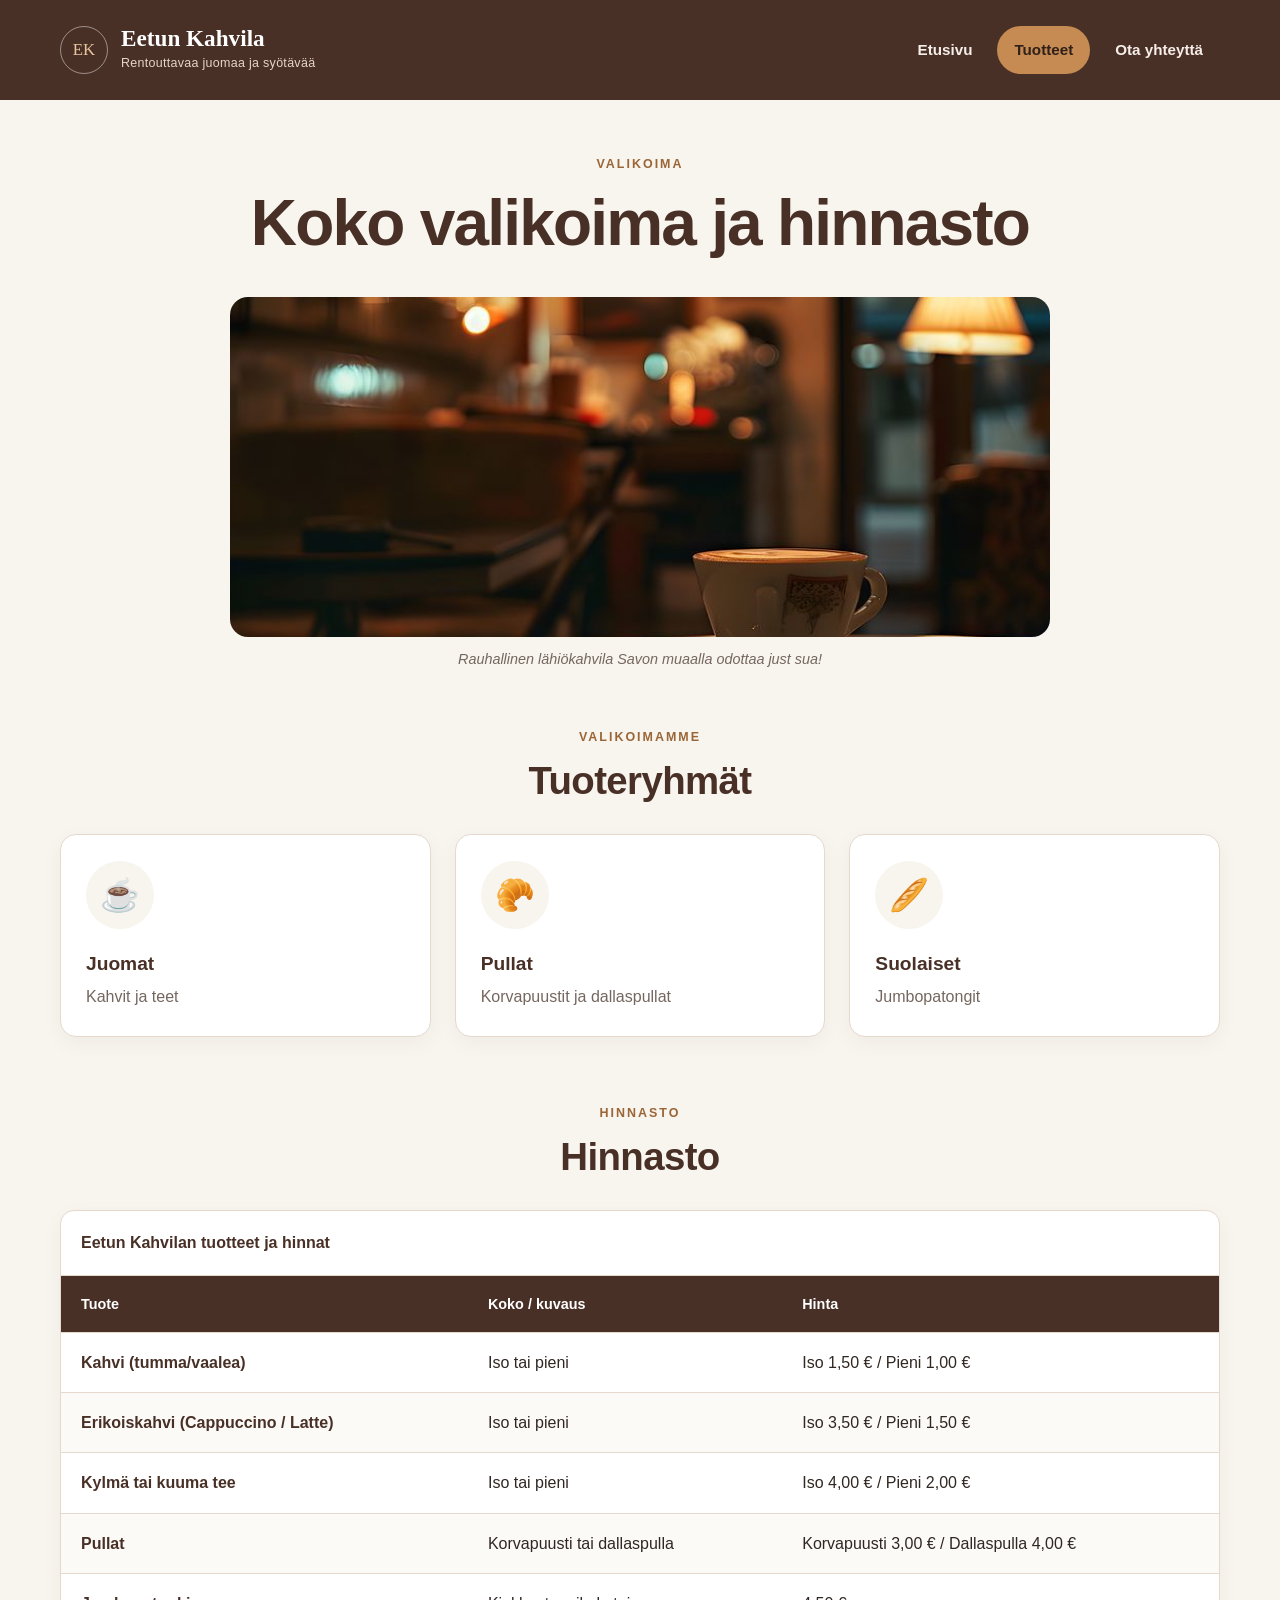
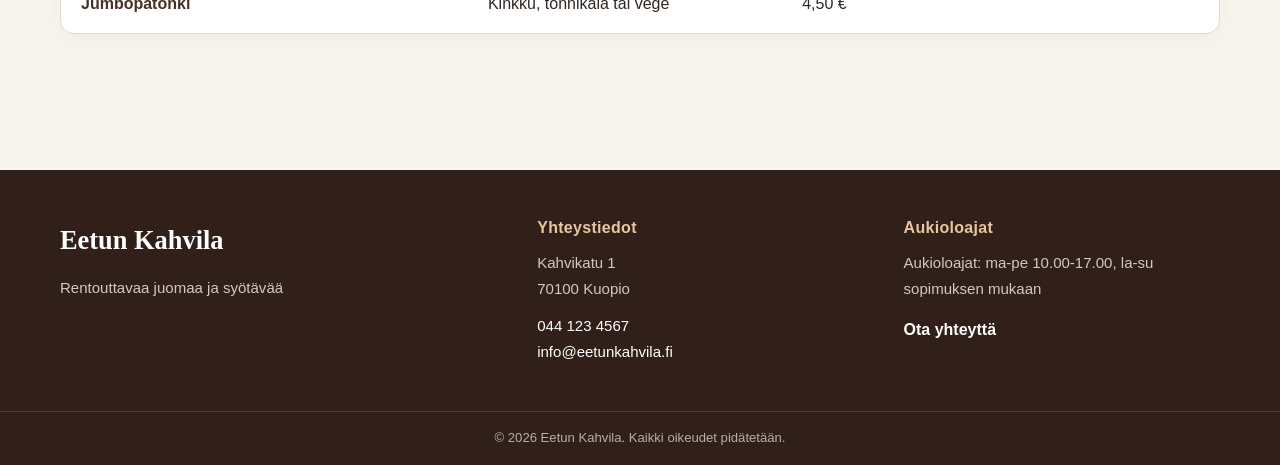
<file: tuotteet.html>
<!DOCTYPE html>
<html lang="fi">
<head>
  <meta charset="UTF-8">
  <meta name="viewport" content="width=device-width, initial-scale=1.0">
  <meta name="description" content="Eetun Kahvilan koko valikoima ja hinnasto: kahvit, teet, pullat ja jumbopatongit.">
  <title>Eetun Kahvila - Tuotteet</title>
  <link rel="stylesheet" href="css/tyylit.css">
</head>

<body>
  <a class="skip-link" href="#main-content">Siirry pääsisältöön</a>

  <header class="site-header">
    <div class="header-inner">
      <a class="brand" href="index.html">
        <span class="brand-mark">EK</span>
        <span>
          <strong>Eetun Kahvila</strong>
          <small>Rentouttavaa juomaa ja syötävää</small>
        </span>
      </a>

      <nav class="site-nav" aria-label="Päävalikko">
        <ul>
          <li><a href="index.html">Etusivu</a></li>
          <li><a href="tuotteet.html" class="active" aria-current="page">Tuotteet</a></li>
          <li><a href="yhteystiedot.html">Ota yhteyttä</a></li>
        </ul>
      </nav>
    </div>
  </header>

  <main id="main-content">

    <section class="page-intro">
      <p class="eyebrow">Valikoima</p>
      <h1>Koko valikoima ja hinnasto</h1>

      <figure class="wide-image">
        <img src="images/kahvila.jpg"
             alt="Kahvikuppi ja kuppilautanen pöydällä kahvilan lämpimässä valaistuksessa"
             width="800" height="800">
        <figcaption>Rauhallinen lähiökahvila Savon muaalla odottaa just sua!</figcaption>
      </figure>
    </section>

    <section class="section">
      <div class="section-heading">
        <p class="eyebrow">Valikoimamme</p>
        <h2>Tuoteryhmät</h2>
      </div>

      <div class="grid">
        <article class="card">
          <div class="card-icon">☕</div>
          <div class="card-body">
            <h3>Juomat</h3>
            <p>Kahvit ja teet</p>
          </div>
        </article>

        <article class="card">
          <div class="card-icon">🥐</div>
          <div class="card-body">
            <h3>Pullat</h3>
            <p>Korvapuustit ja dallaspullat</p>
          </div>
        </article>

        <article class="card">
          <div class="card-icon">🥖</div>
          <div class="card-body">
            <h3>Suolaiset</h3>
            <p>Jumbopatongit</p>
          </div>
        </article>
      </div>
    </section>

    <section class="section">
      <div class="section-heading">
        <p class="eyebrow">Hinnasto</p>
        <h2>Hinnasto</h2>
      </div>

      <div class="table-wrap">
        <table>
          <caption>Eetun Kahvilan tuotteet ja hinnat</caption>

          <thead>
            <tr>
              <th scope="col">Tuote</th>
              <th scope="col">Koko / kuvaus</th>
              <th scope="col">Hinta</th>
            </tr>
          </thead>

          <tbody>
            <tr>
              <th scope="row">Kahvi (tumma/vaalea)</th>
              <td>Iso tai pieni</td>
              <td>Iso 1,50 € / Pieni 1,00 €</td>
            </tr>

            <tr>
              <th scope="row">Erikoiskahvi (Cappuccino / Latte)</th>
              <td>Iso tai pieni</td>
              <td>Iso 3,50 € / Pieni 1,50 €</td>
            </tr>

            <tr>
              <th scope="row">Kylmä tai kuuma tee</th>
              <td>Iso tai pieni</td>
              <td>Iso 4,00 € / Pieni 2,00 €</td>
            </tr>

            <tr>
              <th scope="row">Pullat</th>
              <td>Korvapuusti tai dallaspulla</td>
              <td>Korvapuusti 3,00 € / Dallaspulla 4,00 €</td>
            </tr>

            <tr>
              <th scope="row">Jumbopatonki</th>
              <td>Kinkku, tonnikala tai vege</td>
              <td>4,50 €</td>
            </tr>
          </tbody>
        </table>
      </div>
    </section>

  </main>

  <footer class="site-footer">
    <div class="footer-inner">
      <div class="footer-about">
        <a class="footer-brand" href="index.html">Eetun Kahvila</a>
        <p>Rentouttavaa juomaa ja syötävää</p>
      </div>

      <div class="footer-column">
        <h2>Yhteystiedot</h2>
        <p>Kahvikatu 1<br>70100 Kuopio</p>
        <p>
          <a href="tel:+358441234567">044 123 4567</a><br>
          <a href="mailto:info@eetunkahvila.fi">info@eetunkahvila.fi</a>
        </p>
      </div>

      <div class="footer-column">
        <h2>Aukioloajat</h2>
        <p>Aukioloajat: ma-pe 10.00-17.00, la-su sopimuksen mukaan</p>
        <a class="footer-link" href="yhteystiedot.html">Ota yhteyttä</a>
      </div>
    </div>

    <div class="footer-bottom">
      <p>&copy; 2026 Eetun Kahvila. Kaikki oikeudet pidätetään.</p>
    </div>
  </footer>

</body>
</html>
</file>
<file: css/tyylit.css>
/* =========================================
   EETUN KAHVILA
   Yhteinen tyylitiedosto
========================================= */

:root {
  --coffee: #493027;
  --coffee-dark: #302019;
  --cream: #f8f4ee;
  --cream-dark: #eee4d8;
  --caramel: #c58b52;
  --caramel-light: #e8c69f;
  --ink: #302722;
  --muted: #74675f;
  --white: #ffffff;
  --line: #e5d9ce;
  --shadow: 0 12px 35px rgba(48, 32, 25, 0.08);
  --max-width: 1160px;
}

/* =========================================
1. YLEISET ASETUKSET
========================================= */

* {
  box-sizing: border-box;
  margin: 0;
  padding: 0;
}

html {
  scroll-behavior: smooth;
}

body {
  min-height: 100vh;
  display: flex;
  flex-direction: column;
  font-family: "Segoe UI", Tahoma, Geneva, Verdana, sans-serif;
  line-height: 1.7;
  color: var(--ink);
  background: var(--cream);
}

img {
  display: block;
  max-width: 100%;
  height: auto;
}

a {
  color: inherit;
}

button,
input,
textarea,
select {
  font: inherit;
}

main {
  flex: 1;
  width: min(100% - 48px, var(--max-width));
  margin: 0 auto;
  padding: 54px 0 70px;
}

section {
  margin-bottom: 66px;
}

h1,
h2,
h3 {
  line-height: 1.2;
  color: var(--coffee);
}

h1 {
  font-size: clamp(2.5rem, 5vw, 4.5rem);
  letter-spacing: -1.8px;
}

h2 {
  font-size: clamp(1.8rem, 3vw, 2.5rem);
  letter-spacing: -0.6px;
}

h3 {
  font-size: 1.2rem;
}

p {
  color: var(--muted);
}

.eyebrow {
  margin-bottom: 10px;
  color: #9a6637;
  font-size: 0.78rem;
  font-weight: 800;
  letter-spacing: 2px;
  text-transform: uppercase;
}

/* =========================================
2. SAAVUTETTAVUUS
========================================= */

.skip-link {
  position: absolute;
  top: -100px;
  left: 12px;
  z-index: 1000;
  padding: 10px 16px;
  background: var(--coffee);
  color: white;
}

.skip-link:focus {
  top: 12px;
}

/* =========================================
3. HEADER JA NAVIGAATIO
========================================= */

.site-header {
  background: var(--coffee);
  color: var(--white);
}

.header-inner {
  width: min(100% - 48px, var(--max-width));
  min-height: 100px;
  margin: 0 auto;
  display: flex;
  align-items: center;
  justify-content: space-between;
  gap: 30px;
}

.brand {
  display: inline-flex;
  align-items: center;
  gap: 13px;
  color: white;
  text-decoration: none;
}

.brand-mark {
  width: 48px;
  height: 48px;
  display: grid;
  place-items: center;
  border: 1px solid rgba(255, 255, 255, 0.45);
  border-radius: 50%;
  color: var(--caramel-light);
  font-family: Georgia, serif;
  font-size: 1.05rem;
}

.brand strong {
  display: block;
  color: white;
  font-family: Georgia, serif;
  font-size: 1.45rem;
  line-height: 1.2;
}

.brand small {
  display: block;
  color: #e5d5c8;
  font-size: 0.78rem;
  letter-spacing: 0.3px;
}

.site-nav ul {
  display: flex;
  align-items: center;
  gap: 8px;
  list-style: none;
}

.site-nav a {
  display: block;
  padding: 11px 17px;
  border-radius: 30px;
  color: #f6eee8;
  text-decoration: none;
  font-size: 0.95rem;
  font-weight: 650;
  transition: background 0.2s ease, color 0.2s ease;
}

.site-nav a:hover,
.site-nav a:focus-visible {
  background: rgba(255, 255, 255, 0.12);
  color: white;
}

.site-nav a.active {
  background: var(--caramel);
  color: var(--coffee-dark);
}

/* =========================================
4. ETUSIVUN HERO-OSIO
========================================= */

.hero {
  display: grid;
  grid-template-columns: 1fr 1.02fr;
  align-items: center;
  gap: 54px;
  padding: 24px 0 35px;
}

.hero-copy > p:not(.eyebrow) {
  max-width: 520px;
  margin-top: 22px;
  font-size: 1.08rem;
}

.hero-image {
  overflow: hidden;
  border-radius: 18px;
  box-shadow: var(--shadow);
}

.hero-image img {
  width: 100%;
  min-height: 360px;
  max-height: 470px;
  object-fit: cover;
}

/* =========================================
5. PAINIKKEET
========================================= */

.buttons {
  display: flex;
  flex-wrap: wrap;
  gap: 12px;
  margin-top: 30px;
}

.btn,
button {
  display: inline-flex;
  align-items: center;
  justify-content: center;
  min-height: 48px;
  padding: 11px 23px;
  border: 2px solid var(--coffee);
  border-radius: 30px;
  background: var(--coffee);
  color: white;
  text-decoration: none;
  font-weight: 700;
  cursor: pointer;
  transition: transform 0.2s ease, background 0.2s ease;
}

.btn:hover,
button:hover {
  transform: translateY(-2px);
  background: var(--coffee-dark);
  border-color: var(--coffee-dark);
}

.btn-outline {
  background: transparent;
  color: var(--coffee);
}

.btn-outline:hover {
  background: var(--cream-dark);
  color: var(--coffee);
  border-color: var(--coffee);
}

.btn-light {
  background: white;
  color: var(--coffee);
  border-color: var(--line);
}

.btn-light:hover {
  background: var(--cream-dark);
  border-color: var(--line);
  color: var(--coffee);
}

.btn:focus-visible,
button:focus-visible,
a:focus-visible,
input:focus-visible,
textarea:focus-visible,
select:focus-visible {
  outline: 3px solid var(--caramel);
  outline-offset: 3px;
}

/* =========================================
6. OSIOT JA TUOTEKORTIT
========================================= */

.section-heading {
  max-width: 680px;
  margin: 0 auto 30px;
  text-align: center;
}

.section-heading > p:last-child {
  margin-top: 10px;
}

.grid {
  display: grid;
  grid-template-columns: repeat(3, minmax(0, 1fr));
  gap: 24px;
}

.card {
  position: relative;
  overflow: hidden;
  border: 1px solid var(--line);
  border-radius: 16px;
  background: white;
  box-shadow: 0 6px 22px rgba(48, 32, 25, 0.045);
  transition: transform 0.2s ease, box-shadow 0.2s ease;
}

.card:hover {
  transform: translateY(-5px);
  box-shadow: var(--shadow);
}

.card-body {
  padding: 23px 25px 26px;
}

.card-body p {
  margin-top: 8px;
}

.card-icon {
  display: grid;
  place-items: center;
  width: 68px;
  height: 68px;
  margin: 26px 25px 0;
  border-radius: 50%;
  background: var(--cream);
  font-size: 2rem;
}

.badge {
  position: absolute;
  top: 17px;
  right: 17px;
  z-index: 1;
  padding: 5px 12px;
  border-radius: 30px;
  background: #f2dfc8;
  color: #74491f;
  font-size: 0.75rem;
  font-weight: 800;
}

.price {
  color: #9a6637;
  font-size: 1.1rem;
  font-weight: 800;
}

/* =========================================
7. VIDEO JA KUVAT
========================================= */

.video-section video {
  width: 100%;
  max-width: 850px;
  height: auto;
  display: block;
  margin: 0 auto;
  border-radius: 16px;
  box-shadow: var(--shadow);
}

.wide-image {
  margin-top: 35px;
}

.wide-image img {
  width: 100%;
  height: 340px;
  object-fit: cover;
  border-radius: 18px;
}

.wide-image figcaption {
  margin-top: 10px;
  color: var(--muted);
  font-size: 0.9rem;
  font-style: italic;
}

/* =========================================
8. AUKIOLOAJAT
========================================= */

.hours-grid {
  display: grid;
  grid-template-columns: repeat(2, 1fr);
  gap: 20px;
}

.hours-card {
  display: flex;
  align-items: center;
  gap: 18px;
  padding: 24px;
  border: 1px solid var(--line);
  border-radius: 14px;
  background: white;
}

.hours-card p {
  margin-top: 5px;
}

.hours-icon {
  display: grid;
  flex: 0 0 52px;
  width: 52px;
  height: 52px;
  place-items: center;
  border-radius: 50%;
  background: var(--cream-dark);
  color: var(--coffee);
  font-size: 1.6rem;
}

/* =========================================
9. TUOTESIVUN HINNASTO
========================================= */

.page-intro {
  text-align: center;
  max-width: 820px;
  margin: 0 auto 55px;
}

.page-intro > p:not(.eyebrow) {
  max-width: 650px;
  margin: 15px auto 0;
  font-size: 1.08rem;
}

.table-wrap {
  overflow-x: auto;
  border: 1px solid var(--line);
  border-radius: 14px;
  background: white;
  box-shadow: 0 6px 22px rgba(48, 32, 25, 0.04);
}

table {
  width: 100%;
  border-collapse: collapse;
  min-width: 620px;
}

caption {
  padding: 18px 20px;
  text-align: left;
  color: var(--coffee);
  font-weight: 800;
}

th,
td {
  padding: 16px 20px;
  border-top: 1px solid var(--line);
  text-align: left;
}

thead th {
  background: var(--coffee);
  color: white;
  font-size: 0.9rem;
}

tbody th {
  color: var(--coffee);
  font-weight: 700;
}

tbody tr:nth-child(even) {
  background: #fcfaf7;
}

tbody tr:hover {
  background: #f4ece3;
}

/* =========================================
10. YHTEYDENOTTOLOMAKE
========================================= */

.contact-intro {
  margin-bottom: 35px;
}

.contact-layout {
  display: grid;
  grid-template-columns: minmax(0, 1.45fr) minmax(280px, 0.85fr);
  gap: 28px;
  align-items: start;
}

.contact-form-section,
.contact-details {
  padding: 30px;
  border: 1px solid var(--line);
  border-radius: 17px;
  background: white;
  box-shadow: 0 7px 25px rgba(48, 32, 25, 0.045);
}

.contact-form-section h2,
.contact-details h2 {
  margin-bottom: 8px;
}

.form-help {
  margin-bottom: 24px;
  font-size: 0.9rem;
}

.form-group {
  display: flex;
  flex-direction: column;
  gap: 7px;
  margin-bottom: 18px;
}

label {
  color: var(--coffee);
  font-weight: 700;
}

input:not([type="radio"]):not([type="checkbox"]),
textarea,
select {
  width: 100%;
  padding: 12px 14px;
  border: 1px solid #d9cbbf;
  border-radius: 9px;
  background: #fffdfa;
  color: var(--ink);
}

textarea {
  min-height: 145px;
  resize: vertical;
}

fieldset {
  margin: 0 0 19px;
  padding: 16px;
  border: 1px solid var(--line);
  border-radius: 10px;
}

legend {
  padding: 0 7px;
  color: var(--coffee);
  font-weight: 750;
}

.choice {
  display: flex;
  align-items: center;
  gap: 10px;
  margin: 8px 0;
}

.choice input {
  width: 17px;
  height: 17px;
  accent-color: var(--coffee);
}

.choice label {
  font-weight: 500;
}

.consent {
  align-items: flex-start;
  margin: 18px 0;
}

.consent label {
  font-size: 0.9rem;
}

.form-buttons {
  display: flex;
  flex-wrap: wrap;
  gap: 10px;
}

.form-status {
  margin-top: 15px;
  color: var(--coffee);
  font-weight: 700;
}

/* =========================================
11. YHTEYSTIEDOT-KORTTI
========================================= */

.contact-details {
  background: var(--coffee);
  color: white;
}

.contact-details h2,
.contact-details h3 {
  color: white;
}

.contact-details .eyebrow {
  color: var(--caramel-light);
}

.detail-item {
  display: flex;
  gap: 15px;
  margin-top: 25px;
}

.detail-item > span {
  display: grid;
  flex: 0 0 42px;
  width: 42px;
  height: 42px;
  place-items: center;
  border-radius: 50%;
  background: rgba(255, 255, 255, 0.12);
  color: var(--caramel-light);
  font-size: 1.25rem;
}

.detail-item h3 {
  margin-bottom: 4px;
  font-size: 1rem;
}

.detail-item p {
  color: #e6d9d0;
}

.contact-details a {
  color: white;
  text-decoration-thickness: 1px;
  text-underline-offset: 3px;
}

/* =========================================
12. FOOTER
========================================= */

.site-footer {
  margin-top: auto;
  background: var(--coffee-dark);
  color: white;
}

.footer-inner {
  width: min(100% - 48px, var(--max-width));
  margin: 0 auto;
  padding: 48px 0 35px;
  display: grid;
  grid-template-columns: 1.35fr 1fr 1fr;
  gap: 50px;
}

.footer-brand {
  display: inline-block;
  margin-bottom: 12px;
  color: white;
  font-family: Georgia, serif;
  font-size: 1.65rem;
  font-weight: 700;
  text-decoration: none;
}

.footer-about p,
.footer-column p {
  color: #d7c8bd;
  font-size: 0.94rem;
}

.footer-about p {
  max-width: 310px;
}

.footer-column h2 {
  margin-bottom: 13px;
  color: var(--caramel-light);
  font-size: 1rem;
  letter-spacing: 0.3px;
}

.footer-column p {
  margin-bottom: 12px;
}

.footer-column a {
  color: white;
  text-decoration: none;
}

.footer-column a:hover {
  color: var(--caramel-light);
  text-decoration: underline;
}

.footer-link {
  display: inline-block;
  margin-top: 3px;
  font-weight: 700;
}

.footer-bottom {
  padding: 15px 24px;
  border-top: 1px solid rgba(255, 255, 255, 0.13);
  text-align: center;
}

.footer-bottom p {
  color: #bcaea4;
  font-size: 0.82rem;
}

/* =========================================
13. TABLET
========================================= */

@media (max-width: 900px) {

  .header-inner {
    padding: 18px 0;
    flex-direction: column;
    gap: 12px;
  }

  .hero {
    grid-template-columns: 1fr;
    gap: 30px;
  }

  .hero-copy {
    text-align: center;
  }

  .hero-copy > p:not(.eyebrow) {
    margin-left: auto;
    margin-right: auto;
  }

  .buttons {
    justify-content: center;
  }

  .hero-image img {
    min-height: 280px;
    max-height: 390px;
  }

  .grid {
    grid-template-columns: repeat(2, minmax(0, 1fr));
  }

  .contact-layout {
    grid-template-columns: 1fr;
  }

  .footer-inner {
    gap: 28px;
  }
}

/* =========================================
14. MOBIILI
========================================= */

@media (max-width: 600px) {

  main {
    width: min(100% - 32px, var(--max-width));
    padding: 35px 0 45px;
  }

  section {
    margin-bottom: 48px;
  }

  .header-inner,
  .footer-inner {
    width: min(100% - 32px, var(--max-width));
  }

  .site-nav {
    width: 100%;
  }

  .site-nav ul {
    justify-content: center;
    flex-wrap: wrap;
    gap: 3px;
  }

  .site-nav a {
    padding: 9px 12px;
    font-size: 0.9rem;
  }

  .brand strong {
    font-size: 1.3rem;
  }

  .grid,
  .hours-grid {
    grid-template-columns: 1fr;
  }

  .card-icon {
    margin-top: 22px;
  }

  .wide-image img {
    height: 230px;
  }

  .contact-form-section,
  .contact-details {
    padding: 22px 18px;
  }

  .footer-inner {
    grid-template-columns: 1fr;
    gap: 25px;
    padding: 35px 0 25px;
  }

  .footer-bottom {
    padding: 14px 16px;
  }

  .btn,
  button {
    width: 100%;
  }

  .form-buttons {
    flex-direction: column;
  }
}
</file>
